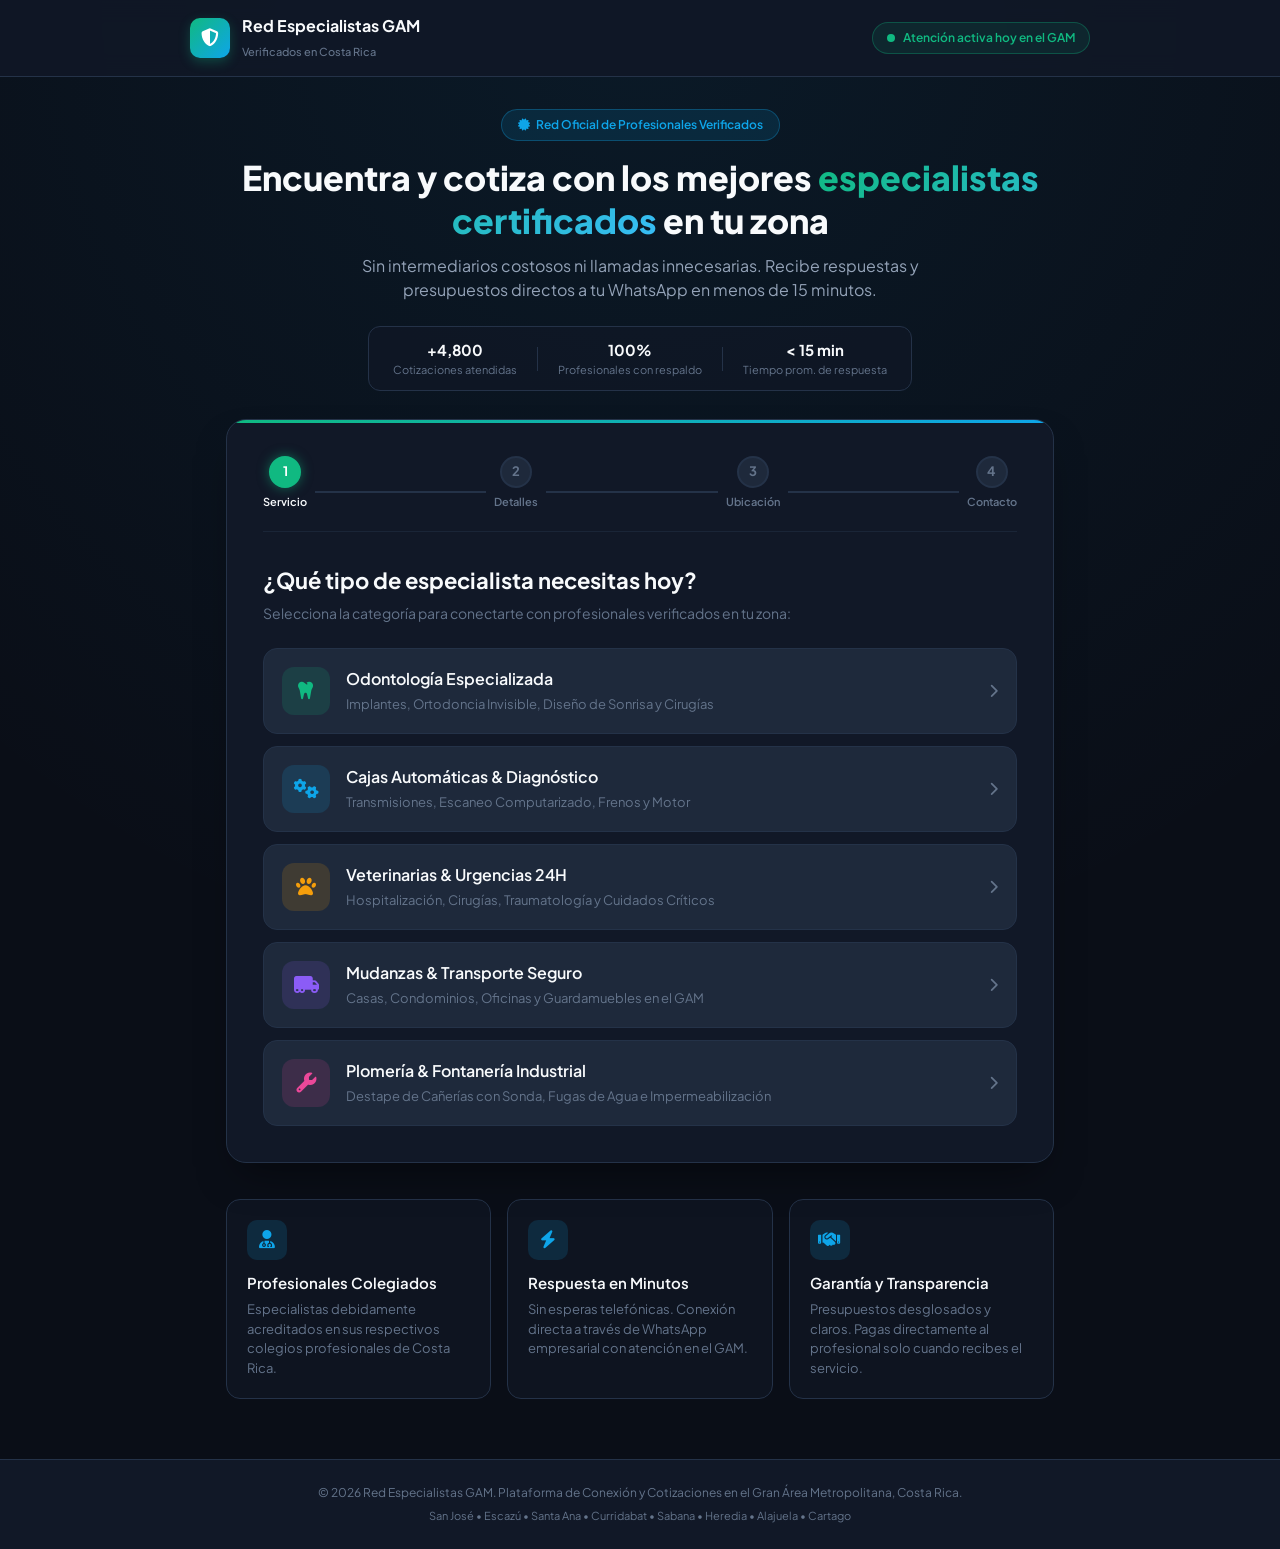
<file: index.html>
﻿<!DOCTYPE html>
<html lang="es">
<head>
  <meta charset="UTF-8" />
  <meta name="viewport" content="width=device-width, initial-scale=1.0" />
  <title>Red Especialistas GAM — Cotización y Diagnóstico en Minutos</title>
  <link rel="preconnect" href="https://fonts.googleapis.com">
  <link rel="preconnect" href="https://fonts.gstatic.com" crossorigin>
  <link href="https://fonts.googleapis.com/css2?family=Plus+Jakarta+Sans:wght@400;500;600;700;800&display=swap" rel="stylesheet">
  <link rel="stylesheet" href="https://cdnjs.cloudflare.com/ajax/libs/font-awesome/6.5.0/css/all.min.css" />
  <link rel="stylesheet" href="style.css" />
</head>
<body>

  <!-- TOP HEADER -->
  <header class="site-header">
    <div class="header-container">
      <div class="brand">
        <div class="brand-logo"><i class="fa-solid fa-shield-halved"></i></div>
        <div>
          <span class="brand-name">Red Especialistas GAM</span>
          <span class="brand-tag">Verificados en Costa Rica</span>
        </div>
      </div>
      <div class="header-status">
        <span class="pulse-dot"></span>
        <span class="status-text">Atención activa hoy en el GAM</span>
      </div>
    </div>
  </header>

  <!-- MAIN CONTAINER -->
  <main class="main-container">

    <!-- HERO SECTION -->
    <section class="hero-section" id="heroSection">
      <div class="trust-pill">
        <i class="fa-solid fa-certificate"></i> Red Oficial de Profesionales Verificados
      </div>
      <h1 class="hero-title" id="dynamicTitle">
        Encuentra y cotiza con los mejores <span class="gradient-text">especialistas certificados</span> en tu zona
      </h1>
      <p class="hero-subtitle" id="dynamicSubtitle">
        Sin intermediarios costosos ni llamadas innecesarias. Recibe respuestas y presupuestos directos a tu WhatsApp en menos de 15 minutos.
      </p>

      <div class="trust-stats">
        <div class="stat-item">
          <strong>+4,800</strong>
          <span>Cotizaciones atendidas</span>
        </div>
        <div class="stat-divider"></div>
        <div class="stat-item">
          <strong>100%</strong>
          <span>Profesionales con respaldo</span>
        </div>
        <div class="stat-divider"></div>
        <div class="stat-item">
          <strong>&lt; 15 min</strong>
          <span>Tiempo prom. de respuesta</span>
        </div>
      </div>
    </section>

    <!-- FUNNEL CARD -->
    <div class="funnel-card">

      <!-- PROGRESS BAR -->
      <div class="progress-bar-container">
        <div class="progress-step active" id="stepIndicator1">
          <div class="step-num">1</div>
          <span class="step-label">Servicio</span>
        </div>
        <div class="progress-line" id="line1"></div>
        <div class="progress-step" id="stepIndicator2">
          <div class="step-num">2</div>
          <span class="step-label">Detalles</span>
        </div>
        <div class="progress-line" id="line2"></div>
        <div class="progress-step" id="stepIndicator3">
          <div class="step-num">3</div>
          <span class="step-label">Ubicación</span>
        </div>
        <div class="progress-line" id="line3"></div>
        <div class="progress-step" id="stepIndicator4">
          <div class="step-num">4</div>
          <span class="step-label">Contacto</span>
        </div>
      </div>

      <!-- STEP 1: SELECT VERTICAL (If not specified by URL) -->
      <div class="funnel-step-view active" id="step1View">
        <h2 class="step-title">¿Qué tipo de especialista necesitas hoy?</h2>
        <p class="step-desc">Selecciona la categoría para conectarte con profesionales verificados en tu zona:</p>

        <div class="category-grid">
          <!-- Dental -->
          <div class="category-card" onclick="selectVertical('dental')">
            <div class="cat-icon dental"><i class="fa-solid fa-tooth"></i></div>
            <div class="cat-info">
              <h3>Odontología Especializada</h3>
              <p>Implantes, Ortodoncia Invisible, Diseño de Sonrisa y Cirugías</p>
            </div>
            <i class="fa-solid fa-chevron-right cat-arrow"></i>
          </div>

          <!-- Mecanica -->
          <div class="category-card" onclick="selectVertical('mecanica')">
            <div class="cat-icon auto"><i class="fa-solid fa-gears"></i></div>
            <div class="cat-info">
              <h3>Cajas Automáticas & Diagnóstico</h3>
              <p>Transmisiones, Escaneo Computarizado, Frenos y Motor</p>
            </div>
            <i class="fa-solid fa-chevron-right cat-arrow"></i>
          </div>

          <!-- Veterinaria -->
          <div class="category-card" onclick="selectVertical('veterinaria')">
            <div class="cat-icon vet"><i class="fa-solid fa-paw"></i></div>
            <div class="cat-info">
              <h3>Veterinarias & Urgencias 24H</h3>
              <p>Hospitalización, Cirugías, Traumatología y Cuidados Críticos</p>
            </div>
            <i class="fa-solid fa-chevron-right cat-arrow"></i>
          </div>

          <!-- Mudanzas -->
          <div class="category-card" onclick="selectVertical('mudanzas')">
            <div class="cat-icon truck"><i class="fa-solid fa-truck-moving"></i></div>
            <div class="cat-info">
              <h3>Mudanzas & Transporte Seguro</h3>
              <p>Casas, Condominios, Oficinas y Guardamuebles en el GAM</p>
            </div>
            <i class="fa-solid fa-chevron-right cat-arrow"></i>
          </div>

          <!-- Hogar Urgente -->
          <div class="category-card" onclick="selectVertical('hogar')">
            <div class="cat-icon home"><i class="fa-solid fa-wrench"></i></div>
            <div class="cat-info">
              <h3>Plomería & Fontanería Industrial</h3>
              <p>Destape de Cañerías con Sonda, Fugas de Agua e Impermeabilización</p>
            </div>
            <i class="fa-solid fa-chevron-right cat-arrow"></i>
          </div>
        </div>
      </div>

      <!-- STEP 2: SPECIFIC NEED (Dynamic based on selected vertical) -->
      <div class="funnel-step-view" id="step2View">
        <div class="back-link" onclick="goToStep(1)">
          <i class="fa-solid fa-arrow-left"></i> Cambiar categoría
        </div>
        <h2 class="step-title" id="step2Title">¿Qué procedimiento específico requieres?</h2>
        <p class="step-desc" id="step2Desc">Elige la opción que mejor describa tu caso:</p>

        <div class="options-grid" id="step2Options">
          <!-- Populated by JS dynamically -->
        </div>

        <div class="custom-note-group">
          <label>Detalle adicional de tu necesidad (opcional):</label>
          <input type="text" id="customNoteInput" placeholder="Ej: Me urge para un viaje este viernes / El carro da un tirón en segunda marcha..." />
        </div>

        <button class="btn-primary" id="btnStep2Next" onclick="goToStep(3)" disabled>
          Continuar <i class="fa-solid fa-arrow-right"></i>
        </button>
      </div>

      <!-- STEP 3: LOCATION & URGENCY -->
      <div class="funnel-step-view" id="step3View">
        <div class="back-link" onclick="goToStep(2)">
          <i class="fa-solid fa-arrow-left"></i> Volver a detalles
        </div>
        <h2 class="step-title">¿Dónde te encuentras y con cuánta urgencia lo requieres?</h2>
        <p class="step-desc">Para canalizarte con el especialista disponible más cercano en tu sector:</p>

        <div class="form-section">
          <label class="form-label"><i class="fa-solid fa-location-dot"></i> Zona de preferencia en el GAM:</label>
          <div class="zone-chips" id="zoneChips">
            <div class="chip" onclick="selectZone(this, 'Escazú / San Rafael')">Escazú</div>
            <div class="chip" onclick="selectZone(this, 'Santa Ana / Lindora')">Santa Ana</div>
            <div class="chip" onclick="selectZone(this, 'Curridabat / Pinares')">Curridabat / Pinares</div>
            <div class="chip" onclick="selectZone(this, 'La Sabana / Rohrmoser')">Sabana / Rohrmoser</div>
            <div class="chip" onclick="selectZone(this, 'San José Centro')">San José Centro</div>
            <div class="chip" onclick="selectZone(this, 'Heredia')">Heredia</div>
            <div class="chip" onclick="selectZone(this, 'Alajuela')">Alajuela</div>
            <div class="chip" onclick="selectZone(this, 'Cartago / Tres Ríos')">Cartago / Tres Ríos</div>
          </div>
        </div>

        <div class="form-section" style="margin-top:20px">
          <label class="form-label"><i class="fa-regular fa-clock"></i> ¿Para cuándo necesitas el servicio / cita?:</label>
          <div class="urgency-chips" id="urgencyChips">
            <div class="chip urgent" onclick="selectUrgency(this, 'Urgente hoy mismo')">🚨 Urgente hoy mismo</div>
            <div class="chip" onclick="selectUrgency(this, 'Próximas 24 a 48 horas')">⚡ Próximas 24 - 48h</div>
            <div class="chip" onclick="selectUrgency(this, 'Esta misma semana')">📅 Esta misma semana</div>
            <div class="chip" onclick="selectUrgency(this, 'Solo cotizando para planificar')">🔍 Solo cotizando</div>
          </div>
        </div>

        <button class="btn-primary" id="btnStep3Next" onclick="goToStep(4)" disabled style="margin-top:24px">
          Continuar a Datos de Contacto <i class="fa-solid fa-arrow-right"></i>
        </button>
      </div>

      <!-- STEP 4: CONTACT (WHATSAPP VERIFICATION) -->
      <div class="funnel-step-view" id="step4View">
        <div class="back-link" onclick="goToStep(3)">
          <i class="fa-solid fa-arrow-left"></i> Volver a ubicación
        </div>
        <h2 class="step-title">¿A dónde te enviamos las cotizaciones directas?</h2>
        <p class="step-desc">El especialista verificará disponibilidad y te contactará con el presupuesto exacto sin costo:</p>

        <div class="contact-form">
          <div class="input-group">
            <label><i class="fa-solid fa-user"></i> Tu Nombre Completo:</label>
            <input type="text" id="leadName" placeholder="Ej: Carlos Murillo" required />
          </div>

          <div class="input-group">
            <label><i class="fa-brands fa-whatsapp"></i> Número de WhatsApp (Costa Rica):</label>
            <div class="phone-input-wrapper">
              <span class="phone-prefix">+506</span>
              <input type="tel" id="leadPhone" placeholder="8888 8888" maxlength="9" oninput="formatPhoneCR(this)" required />
            </div>
            <span class="input-hint">Recibirás los presupuestos y disponibilidad por WhatsApp oficial.</span>
          </div>

          <div class="guarantee-box">
            <i class="fa-solid fa-lock"></i>
            <div>
              <strong>100% Confidencial y Sin Compromiso</strong>
              <p>Tus datos solo se comparten con el especialista seleccionado de tu zona. Cero spam.</p>
            </div>
          </div>

          <button class="btn-primary btn-submit" id="btnSubmitLead" onclick="submitLead()">
            <i class="fa-brands fa-whatsapp"></i> Recibir Cotizaciones por WhatsApp
          </button>
        </div>
      </div>

      <!-- STEP 5: SUCCESS / CONFIRMATION SCREEN -->
      <div class="funnel-step-view" id="stepSuccessView">
        <div class="success-icon"><i class="fa-solid fa-check"></i></div>
        <h2 class="step-title" style="color:#10b981">¡Solicitud Procesada con Éxito!</h2>
        <p class="step-desc">
          Hemos recibido tus requerimientos. Un especialista verificado de la zona seleccionada se comunicará a tu WhatsApp en los próximos minutos.
        </p>

        <div class="summary-card" id="leadSummaryCard">
          <!-- Populated by JS -->
        </div>

        <div class="b2b-action-panel">
          <div class="b2b-header">
            <span class="badge-b2b">VISTA DE ASIGNACIÓN (MEDIAOPS CORE)</span>
            <p>Ficha generada para entrega directa a la clínica o taller:</p>
          </div>
          <div class="b2b-drop-preview" id="b2bDropPreview"></div>
          <div class="b2b-buttons">
            <button class="btn-copy" onclick="copyLeadDrop()"><i class="fa-solid fa-copy"></i> Copiar Mensaje de Lead Drop</button>
            <button class="btn-secondary" onclick="resetFunnel()"><i class="fa-solid fa-rotate-right"></i> Nueva Cotización</button>
          </div>
        </div>
      </div>

    </div>

    <!-- VALUE PROPS / TRUST BADGES -->
    <section class="value-props">
      <div class="prop-card">
        <div class="prop-icon"><i class="fa-solid fa-user-doctor"></i></div>
        <h3>Profesionales Colegiados</h3>
        <p>Especialistas debidamente acreditados en sus respectivos colegios profesionales de Costa Rica.</p>
      </div>
      <div class="prop-card">
        <div class="prop-icon"><i class="fa-solid fa-bolt"></i></div>
        <h3>Respuesta en Minutos</h3>
        <p>Sin esperas telefónicas. Conexión directa a través de WhatsApp empresarial con atención en el GAM.</p>
      </div>
      <div class="prop-card">
        <div class="prop-icon"><i class="fa-solid fa-handshake"></i></div>
        <h3>Garantía y Transparencia</h3>
        <p>Presupuestos desglosados y claros. Pagas directamente al profesional solo cuando recibes el servicio.</p>
      </div>
    </section>

  </main>

  <!-- FOOTER -->
  <footer class="site-footer">
    <div class="footer-container">
      <p>© 2026 Red Especialistas GAM. Plataforma de Conexión y Cotizaciones en el Gran Área Metropolitana, Costa Rica.</p>
      <p class="footer-note">San José • Escazú • Santa Ana • Curridabat • Sabana • Heredia • Alajuela • Cartago</p>
    </div>
  </footer>

  <script src="app.js"></script>
</body>
</html>
</file>
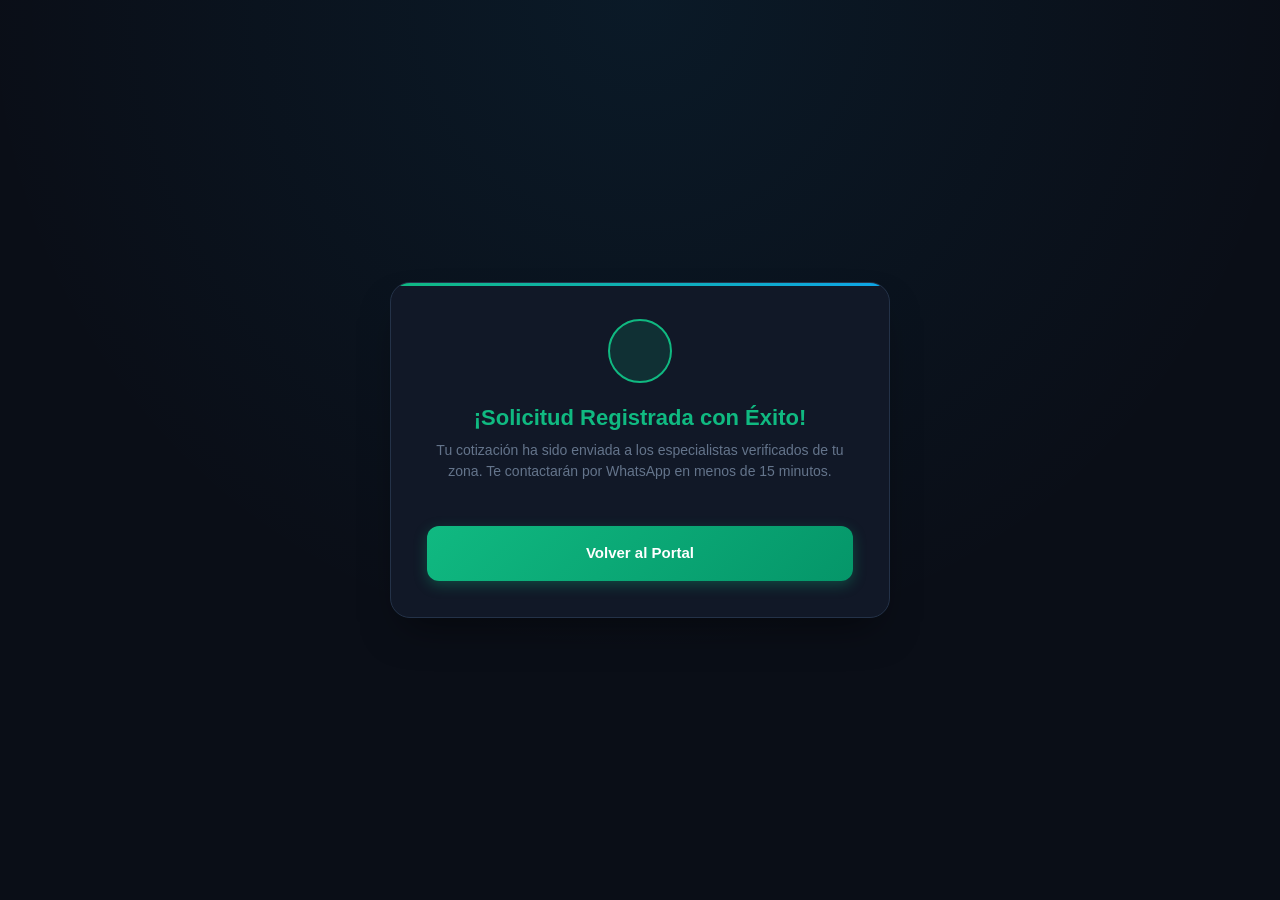
<file: gracias.html>
﻿<!DOCTYPE html>
<html lang="es">
<head>
  <meta charset="UTF-8" />
  <meta name="viewport" content="width=device-width, initial-scale=1.0" />
  <title>¡Gracias por tu Solicitud! — Red Especialistas GAM</title>
  <link rel="stylesheet" href="style.css" />
</head>
<body style="display:flex;align-items:center;justify-content:center;min-height:100vh;text-align:center;padding:20px;">
  <div class="funnel-card" style="max-width:500px;width:100%;">
    <div class="success-icon"><i class="fa-solid fa-check"></i></div>
    <h2 class="step-title" style="color:#10b981">¡Solicitud Registrada con Éxito!</h2>
    <p class="step-desc">Tu cotización ha sido enviada a los especialistas verificados de tu zona. Te contactarán por WhatsApp en menos de 15 minutos.</p>
    <a href="index.html" class="btn-primary" style="text-decoration:none;margin-top:20px;">Volver al Portal</a>
  </div>
</body>
</html>
</file>
<file: style.css>
﻿:root {
  --bg-main: #0a0e17;
  --bg-card: #111827;
  --bg-card-hover: #1f2937;
  --bg-input: #1e293b;
  --border-color: #243248;
  --accent-primary: #10b981;
  --accent-blue: #0ea5e9;
  --accent-purple: #8b5cf6;
  --text-title: #f8fafc;
  --text-body: #94a3b8;
  --text-muted: #64748b;
  --shadow-glow: 0 10px 30px -10px rgba(16, 185, 129, 0.2);
}

* {
  margin: 0;
  padding: 0;
  box-sizing: border-box;
  font-family: 'Plus Jakarta Sans', -apple-system, BlinkMacSystemFont, 'Segoe UI', Roboto, sans-serif;
}

body {
  background-color: var(--bg-main);
  color: var(--text-body);
  min-height: 100vh;
  display: flex;
  flex-direction: column;
  line-height: 1.5;
  background-image: radial-gradient(circle at 50% 0%, rgba(14, 165, 233, 0.08) 0%, transparent 60%);
}

/* HEADER */
.site-header {
  background: rgba(17, 24, 39, 0.85);
  backdrop-filter: blur(12px);
  border-bottom: 1px solid var(--border-color);
  position: sticky;
  top: 0;
  z-index: 50;
  padding: 14px 20px;
}

.header-container {
  max-width: 900px;
  margin: 0 auto;
  display: flex;
  justify-content: space-between;
  align-items: center;
}

.brand {
  display: flex;
  align-items: center;
  gap: 12px;
}

.brand-logo {
  width: 40px;
  height: 40px;
  background: linear-gradient(135deg, var(--accent-primary), var(--accent-blue));
  color: #fff;
  border-radius: 10px;
  display: flex;
  align-items: center;
  justify-content: center;
  font-size: 18px;
  box-shadow: 0 4px 12px rgba(16, 185, 129, 0.3);
}

.brand-name {
  font-weight: 700;
  font-size: 16px;
  color: var(--text-title);
  display: block;
}

.brand-tag {
  font-size: 11px;
  color: var(--text-muted);
  font-weight: 500;
}

.header-status {
  display: flex;
  align-items: center;
  gap: 8px;
  background: rgba(16, 185, 129, 0.1);
  border: 1px solid rgba(16, 185, 129, 0.3);
  padding: 6px 14px;
  border-radius: 99px;
}

.pulse-dot {
  width: 8px;
  height: 8px;
  background: var(--accent-primary);
  border-radius: 50%;
  animation: pulse 2s infinite;
}

@keyframes pulse {
  0% { transform: scale(0.95); box-shadow: 0 0 0 0 rgba(16, 185, 129, 0.7); }
  70% { transform: scale(1); box-shadow: 0 0 0 6px rgba(16, 185, 129, 0); }
  100% { transform: scale(0.95); box-shadow: 0 0 0 0 rgba(16, 185, 129, 0); }
}

.status-text {
  font-size: 12px;
  color: var(--accent-primary);
  font-weight: 600;
}

/* MAIN */
.main-container {
  max-width: 860px;
  margin: 0 auto;
  padding: 32px 16px 60px;
  width: 100%;
  flex: 1;
}

/* HERO */
.hero-section {
  text-align: center;
  margin-bottom: 28px;
}

.trust-pill {
  display: inline-flex;
  align-items: center;
  gap: 6px;
  background: rgba(14, 165, 233, 0.12);
  border: 1px solid rgba(14, 165, 233, 0.3);
  color: var(--accent-blue);
  padding: 6px 16px;
  border-radius: 99px;
  font-size: 12px;
  font-weight: 600;
  margin-bottom: 16px;
}

.hero-title {
  font-size: clamp(24px, 4.5vw, 34px);
  font-weight: 800;
  color: var(--text-title);
  line-height: 1.25;
  margin-bottom: 12px;
}

.gradient-text {
  background: linear-gradient(135deg, #10b981, #38bdf8);
  -webkit-background-clip: text;
  -webkit-text-fill-color: transparent;
}

.hero-subtitle {
  font-size: clamp(14px, 2.5vw, 16px);
  color: var(--text-body);
  max-width: 640px;
  margin: 0 auto 24px;
}

.trust-stats {
  display: flex;
  justify-content: center;
  align-items: center;
  gap: 20px;
  background: rgba(17, 24, 39, 0.6);
  border: 1px solid var(--border-color);
  padding: 12px 24px;
  border-radius: 12px;
  width: fit-content;
  margin: 0 auto;
}

.stat-item {
  display: flex;
  flex-direction: column;
  text-align: center;
}

.stat-item strong {
  font-size: 15px;
  color: var(--text-title);
}

.stat-item span {
  font-size: 11px;
  color: var(--text-muted);
}

.stat-divider {
  width: 1px;
  height: 24px;
  background: var(--border-color);
}

/* FUNNEL CARD */
.funnel-card {
  background: var(--bg-card);
  border: 1px solid var(--border-color);
  border-radius: 20px;
  padding: clamp(20px, 4vw, 36px);
  box-shadow: 0 20px 40px -15px rgba(0, 0, 0, 0.5);
  position: relative;
  overflow: hidden;
}

.funnel-card::before {
  content: '';
  position: absolute;
  top: 0;
  left: 0;
  right: 0;
  height: 3px;
  background: linear-gradient(90deg, var(--accent-primary), var(--accent-blue));
}

/* PROGRESS */
.progress-bar-container {
  display: flex;
  align-items: center;
  justify-content: space-between;
  margin-bottom: 32px;
  padding-bottom: 20px;
  border-bottom: 1px solid rgba(36, 50, 72, 0.5);
}

.progress-step {
  display: flex;
  flex-direction: column;
  align-items: center;
  gap: 6px;
  position: relative;
  z-index: 2;
}

.step-num {
  width: 32px;
  height: 32px;
  border-radius: 50%;
  background: var(--bg-input);
  border: 2px solid var(--border-color);
  color: var(--text-muted);
  display: flex;
  align-items: center;
  justify-content: center;
  font-size: 13px;
  font-weight: 700;
  transition: all 0.3s;
}

.step-label {
  font-size: 11px;
  color: var(--text-muted);
  font-weight: 600;
}

.progress-step.active .step-num {
  background: var(--accent-primary);
  border-color: var(--accent-primary);
  color: #fff;
  box-shadow: 0 0 12px rgba(16, 185, 129, 0.5);
}

.progress-step.active .step-label {
  color: var(--text-title);
}

.progress-step.completed .step-num {
  background: var(--accent-blue);
  border-color: var(--accent-blue);
  color: #fff;
}

.progress-line {
  flex: 1;
  height: 2px;
  background: var(--border-color);
  margin: 0 8px -18px;
  transition: all 0.3s;
}

.progress-line.filled {
  background: var(--accent-primary);
}

/* STEP VIEWS */
.funnel-step-view {
  display: none;
  animation: fadeIn 0.3s ease;
}

.funnel-step-view.active {
  display: block;
}

@keyframes fadeIn {
  from { opacity: 0; transform: translateY(8px); }
  to { opacity: 1; transform: translateY(0); }
}

.back-link {
  display: inline-flex;
  align-items: center;
  gap: 6px;
  color: var(--accent-blue);
  font-size: 13px;
  font-weight: 600;
  cursor: pointer;
  margin-bottom: 16px;
  transition: transform 0.2s;
}

.back-link:hover {
  transform: translateX(-3px);
}

.step-title {
  font-size: clamp(18px, 3.5vw, 22px);
  color: var(--text-title);
  font-weight: 700;
  margin-bottom: 6px;
}

.step-desc {
  font-size: 14px;
  color: var(--text-muted);
  margin-bottom: 24px;
}

/* CATEGORY CARDS (STEP 1) */
.category-grid {
  display: flex;
  flex-direction: column;
  gap: 12px;
}

.category-card {
  display: flex;
  align-items: center;
  gap: 16px;
  background: var(--bg-input);
  border: 1px solid var(--border-color);
  border-radius: 14px;
  padding: 18px;
  cursor: pointer;
  transition: all 0.2s;
}

.category-card:hover {
  background: var(--bg-card-hover);
  border-color: var(--accent-primary);
  transform: translateY(-2px);
  box-shadow: 0 6px 20px rgba(0, 0, 0, 0.3);
}

.cat-icon {
  width: 48px;
  height: 48px;
  border-radius: 12px;
  display: flex;
  align-items: center;
  justify-content: center;
  font-size: 20px;
  flex-shrink: 0;
}

.cat-icon.dental { background: rgba(16, 185, 129, 0.15); color: #10b981; }
.cat-icon.auto { background: rgba(14, 165, 233, 0.15); color: #0ea5e9; }
.cat-icon.vet { background: rgba(245, 158, 11, 0.15); color: #f59e0b; }
.cat-icon.truck { background: rgba(139, 92, 246, 0.15); color: #8b5cf6; }
.cat-icon.home { background: rgba(236, 72, 153, 0.15); color: #ec4899; }

.cat-info {
  flex: 1;
}

.cat-info h3 {
  font-size: 16px;
  color: var(--text-title);
  font-weight: 600;
  margin-bottom: 4px;
}

.cat-info p {
  font-size: 13px;
  color: var(--text-muted);
}

.cat-arrow {
  color: var(--text-muted);
  font-size: 14px;
  transition: transform 0.2s;
}

.category-card:hover .cat-arrow {
  color: var(--accent-primary);
  transform: translateX(4px);
}

/* STEP 2 OPTIONS */
.options-grid {
  display: grid;
  grid-template-columns: repeat(auto-fit, minmax(240px, 1fr));
  gap: 12px;
  margin-bottom: 20px;
}

.option-box {
  background: var(--bg-input);
  border: 1px solid var(--border-color);
  border-radius: 12px;
  padding: 16px;
  cursor: pointer;
  transition: all 0.2s;
  display: flex;
  align-items: center;
  gap: 12px;
}

.option-box:hover {
  border-color: var(--accent-blue);
  background: var(--bg-card-hover);
}

.option-box.selected {
  border-color: var(--accent-primary);
  background: rgba(16, 185, 129, 0.1);
  box-shadow: 0 0 12px rgba(16, 185, 129, 0.2);
}

.option-radio {
  width: 20px;
  height: 20px;
  border-radius: 50%;
  border: 2px solid var(--border-color);
  display: flex;
  align-items: center;
  justify-content: center;
  flex-shrink: 0;
}

.option-box.selected .option-radio {
  border-color: var(--accent-primary);
}

.option-box.selected .option-radio::after {
  content: '';
  width: 10px;
  height: 10px;
  border-radius: 50%;
  background: var(--accent-primary);
}

.option-text h4 {
  font-size: 14px;
  color: var(--text-title);
  font-weight: 600;
  margin-bottom: 2px;
}

.option-text p {
  font-size: 12px;
  color: var(--text-muted);
}

.custom-note-group {
  margin-bottom: 24px;
}

.custom-note-group label {
  display: block;
  font-size: 13px;
  color: var(--text-body);
  margin-bottom: 8px;
  font-weight: 500;
}

.custom-note-group input {
  width: 100%;
  background: var(--bg-input);
  border: 1px solid var(--border-color);
  border-radius: 10px;
  padding: 12px 16px;
  color: var(--text-title);
  font-size: 14px;
  outline: none;
  transition: border-color 0.2s;
}

.custom-note-group input:focus {
  border-color: var(--accent-blue);
}

/* STEP 3: CHIPS */
.form-section {
  margin-bottom: 16px;
}

.form-label {
  display: block;
  font-size: 14px;
  font-weight: 600;
  color: var(--text-title);
  margin-bottom: 12px;
}

.zone-chips, .urgency-chips {
  display: flex;
  flex-wrap: wrap;
  gap: 10px;
}

.chip {
  background: var(--bg-input);
  border: 1px solid var(--border-color);
  color: var(--text-body);
  padding: 10px 18px;
  border-radius: 99px;
  font-size: 13px;
  font-weight: 500;
  cursor: pointer;
  transition: all 0.2s;
}

.chip:hover {
  border-color: var(--accent-blue);
  color: var(--text-title);
}

.chip.selected {
  background: var(--accent-primary);
  border-color: var(--accent-primary);
  color: #fff;
  font-weight: 600;
  box-shadow: 0 4px 12px rgba(16, 185, 129, 0.3);
}

.chip.urgent.selected {
  background: #ef4444;
  border-color: #ef4444;
}

/* STEP 4: CONTACT */
.contact-form {
  display: flex;
  flex-direction: column;
  gap: 18px;
}

.input-group {
  display: flex;
  flex-direction: column;
  gap: 8px;
}

.input-group label {
  font-size: 13px;
  font-weight: 600;
  color: var(--text-title);
  display: flex;
  align-items: center;
  gap: 8px;
}

.input-group input {
  background: var(--bg-input);
  border: 1px solid var(--border-color);
  border-radius: 12px;
  padding: 14px 16px;
  color: var(--text-title);
  font-size: 15px;
  outline: none;
  transition: border-color 0.2s;
}

.input-group input:focus {
  border-color: var(--accent-primary);
}

.phone-input-wrapper {
  display: flex;
  align-items: center;
  background: var(--bg-input);
  border: 1px solid var(--border-color);
  border-radius: 12px;
  overflow: hidden;
  transition: border-color 0.2s;
}

.phone-input-wrapper:focus-within {
  border-color: var(--accent-primary);
}

.phone-prefix {
  padding: 14px 16px;
  background: rgba(36, 50, 72, 0.6);
  color: var(--text-title);
  font-weight: 600;
  font-size: 14px;
  border-right: 1px solid var(--border-color);
}

.phone-input-wrapper input {
  border: none;
  background: transparent;
  flex: 1;
}

.input-hint {
  font-size: 11px;
  color: var(--text-muted);
}

.guarantee-box {
  display: flex;
  align-items: center;
  gap: 14px;
  background: rgba(16, 185, 129, 0.08);
  border: 1px solid rgba(16, 185, 129, 0.25);
  border-radius: 12px;
  padding: 14px;
}

.guarantee-box i {
  font-size: 20px;
  color: var(--accent-primary);
}

.guarantee-box strong {
  font-size: 13px;
  color: var(--text-title);
  display: block;
}

.guarantee-box p {
  font-size: 12px;
  color: var(--text-muted);
}

/* BUTTONS */
.btn-primary {
  background: linear-gradient(135deg, var(--accent-primary), #059669);
  color: #fff;
  border: none;
  border-radius: 12px;
  padding: 16px 24px;
  font-size: 15px;
  font-weight: 700;
  cursor: pointer;
  display: inline-flex;
  align-items: center;
  justify-content: center;
  gap: 10px;
  transition: all 0.2s;
  box-shadow: 0 4px 14px rgba(16, 185, 129, 0.3);
  width: 100%;
}

.btn-primary:hover:not(:disabled) {
  transform: translateY(-2px);
  box-shadow: 0 6px 20px rgba(16, 185, 129, 0.4);
}

.btn-primary:disabled {
  opacity: 0.5;
  cursor: not-allowed;
  box-shadow: none;
}

.btn-submit {
  background: linear-gradient(135deg, #25d366, #128c7e);
  font-size: 16px;
  padding: 18px 24px;
  box-shadow: 0 4px 16px rgba(37, 211, 102, 0.3);
}

.btn-submit:hover {
  box-shadow: 0 6px 24px rgba(37, 211, 102, 0.45);
}

/* SUCCESS SCREEN */
.success-icon {
  width: 64px;
  height: 64px;
  border-radius: 50%;
  background: rgba(16, 185, 129, 0.15);
  border: 2px solid var(--accent-primary);
  color: var(--accent-primary);
  display: flex;
  align-items: center;
  justify-content: center;
  font-size: 28px;
  margin: 0 auto 18px;
}

.summary-card {
  background: var(--bg-input);
  border: 1px solid var(--border-color);
  border-radius: 14px;
  padding: 18px;
  margin-bottom: 24px;
  text-align: left;
}

.summary-row {
  display: flex;
  justify-content: space-between;
  padding: 8px 0;
  border-bottom: 1px solid rgba(36, 50, 72, 0.5);
  font-size: 13px;
}

.summary-row:last-child {
  border-bottom: none;
}

.summary-label {
  color: var(--text-muted);
}

.summary-val {
  color: var(--text-title);
  font-weight: 600;
}

/* B2B DROP PANEL */
.b2b-action-panel {
  background: #0f172a;
  border: 1px dashed var(--accent-blue);
  border-radius: 14px;
  padding: 18px;
  margin-top: 20px;
}

.badge-b2b {
  background: var(--accent-blue);
  color: #fff;
  font-size: 10px;
  font-weight: 800;
  padding: 3px 8px;
  border-radius: 4px;
  letter-spacing: 0.5px;
}

.b2b-header p {
  font-size: 12px;
  color: var(--text-muted);
  margin-top: 4px;
}

.b2b-drop-preview {
  background: #020617;
  border: 1px solid var(--border-color);
  border-radius: 8px;
  padding: 14px;
  font-family: monospace;
  font-size: 12px;
  color: #38bdf8;
  white-space: pre-wrap;
  text-align: left;
  margin: 12px 0;
  max-height: 180px;
  overflow-y: auto;
}

.b2b-buttons {
  display: flex;
  gap: 10px;
}

.btn-copy {
  background: var(--accent-blue);
  color: #fff;
  border: none;
  border-radius: 8px;
  padding: 10px 16px;
  font-size: 13px;
  font-weight: 600;
  cursor: pointer;
  display: flex;
  align-items: center;
  gap: 6px;
  flex: 1;
  justify-content: center;
}

.btn-secondary {
  background: transparent;
  border: 1px solid var(--border-color);
  color: var(--text-body);
  border-radius: 8px;
  padding: 10px 16px;
  font-size: 13px;
  cursor: pointer;
}

/* VALUE PROPS */
.value-props {
  display: grid;
  grid-template-columns: repeat(auto-fit, minmax(240px, 1fr));
  gap: 16px;
  margin-top: 36px;
}

.prop-card {
  background: rgba(17, 24, 39, 0.6);
  border: 1px solid var(--border-color);
  border-radius: 14px;
  padding: 20px;
  text-align: left;
}

.prop-icon {
  width: 40px;
  height: 40px;
  border-radius: 10px;
  background: rgba(14, 165, 233, 0.15);
  color: var(--accent-blue);
  display: flex;
  align-items: center;
  justify-content: center;
  font-size: 18px;
  margin-bottom: 12px;
}

.prop-card h3 {
  font-size: 15px;
  color: var(--text-title);
  font-weight: 600;
  margin-bottom: 6px;
}

.prop-card p {
  font-size: 13px;
  color: var(--text-muted);
}

/* FOOTER */
.site-footer {
  border-top: 1px solid var(--border-color);
  padding: 24px 20px;
  text-align: center;
  font-size: 12px;
  color: var(--text-muted);
  background: var(--bg-card);
}

.footer-container {
  max-width: 900px;
  margin: 0 auto;
}

.footer-note {
  margin-top: 6px;
  color: var(--text-muted);
  font-size: 11px;
}
</file>
